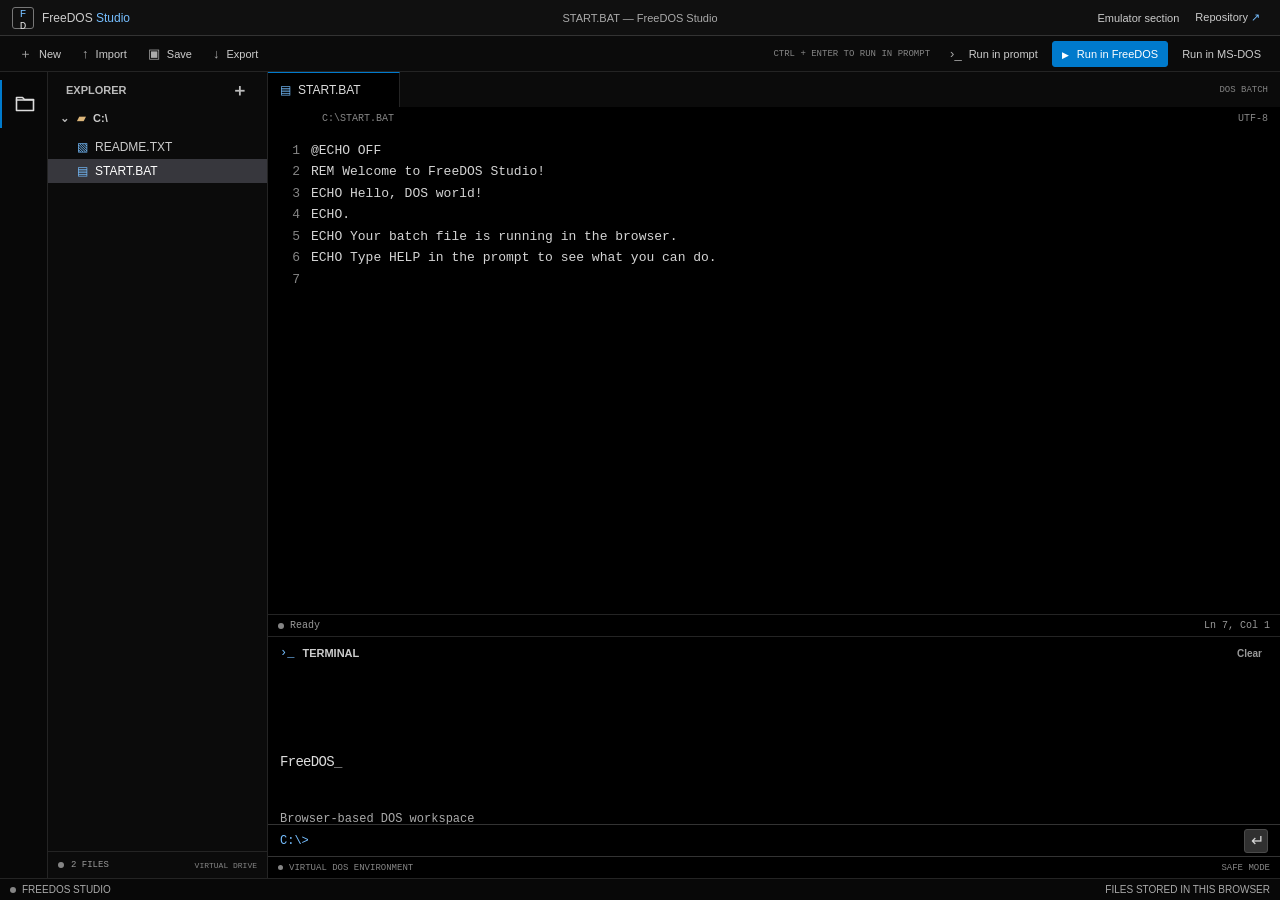
<file: index.html>
<!doctype html>
<html lang="en">
  <head>
    <meta charset="utf-8">
    <meta name="viewport" content="width=device-width, initial-scale=1">
    <meta name="theme-color" content="#1e1e1e">
    <meta name="description" content="A browser-based DOS batch file editor and virtual command prompt.">
    <title>FreeDOS Studio</title>
    <link rel="stylesheet" href="./styles.css">
    <script src="./assets/v86/build/libv86.js" defer></script>
    <script src="./freedos.js" defer></script>
    <script src="./app.js" defer></script>
  </head>
  <body>
    <header class="topbar">
      <div class="brand">
        <span class="brand-mark" aria-hidden="true">F<span>D</span></span>
        <span class="brand-name">FreeDOS <b>Studio</b></span>
      </div>
      <span class="window-title" id="window-title">START.BAT — FreeDOS Studio</span>
      <div class="topbar-right">
        <button class="github-link emulator-section-button" id="open-emulators" type="button">Emulator section</button>
        <a class="github-link" href="https://github.com/yourneighborhoodyapper5-hash/Batch-file-runner-online-no-virus-peak-free-all-use-freedos" target="_blank" rel="noreferrer">Repository <span aria-hidden="true">↗</span></a>
      </div>
    </header>

    <main>
      <section class="workbench" aria-label="DOS batch file IDE">
        <div class="toolbar">
          <div class="toolbar-group">
            <button class="tool-button" id="new-file" type="button" title="Create a new file"><span class="tool-icon">＋</span> New</button>
            <button class="tool-button" id="import-file" type="button" title="Import a .BAT or .CMD file"><span class="tool-icon">↑</span> Import</button>
            <input id="import-file-input" type="file" accept=".bat,.cmd,text/plain" hidden>
            <button class="tool-button" id="save-file" type="button" title="Save current file"><span class="tool-icon">▣</span> Save</button>
            <button class="tool-button" id="download-file" type="button" title="Download current file"><span class="tool-icon">↓</span> Export</button>
          </div>
          <div class="toolbar-group toolbar-right">
            <span class="shortcut-hint">CTRL + ENTER TO RUN IN PROMPT</span>
            <button class="tool-button" id="run-file" type="button" title="Run in the lightweight browser interpreter"><span class="tool-icon">›_</span> Run in prompt</button>
            <button class="run-button" id="run-freedos" type="button" title="Run this batch file in FreeDOS"><span aria-hidden="true">▶</span> Run in FreeDOS</button>
            <button class="tool-button" id="run-msdos" type="button" title="Run this batch file using assets/MS-DOS.img">Run in MS-DOS</button>
          </div>
        </div>

        <div class="workspace">
          <aside class="activity-bar" aria-label="Activity bar">
            <button id="toggle-explorer" class="activity-button active" type="button" aria-label="Toggle Explorer" aria-pressed="true" title="Toggle Explorer">
              <svg aria-hidden="true" viewBox="0 0 24 24" fill="none" stroke="currentColor" stroke-width="1.6" stroke-linecap="round" stroke-linejoin="round">
                <path d="M3.5 5.5h6l2 2h9v11h-17z"></path>
                <path d="M3.5 8h17"></path>
              </svg>
            </button>
          </aside>
          <aside class="explorer" aria-label="Virtual drive files">
            <div class="panel-heading"><span>EXPLORER</span><button id="new-file-small" type="button" aria-label="Create a new file" title="New file">＋</button></div>
            <div class="folder-label"><span aria-hidden="true">⌄</span> <span class="folder-icon">▰</span> C:\</div>
            <div id="file-list" class="file-list"></div>
            <div class="explorer-footer"><span class="drive-indicator"></span><span id="file-count">0 FILES</span><span class="drive-size">VIRTUAL DRIVE</span></div>
          </aside>

          <section class="editor-panel" aria-label="Code editor">
            <div class="editor-tabs">
              <div class="active-tab"><span class="file-type-icon">▤</span><span id="tab-name">START.BAT</span><span class="tab-unsaved" id="unsaved-marker" hidden>●</span></div>
              <span class="tab-spacer"></span>
              <span class="editor-mode" id="editor-mode">DOS BATCH</span>
            </div>
            <div class="editor-meta"><span id="file-path">C:\START.BAT</span><span>UTF-8</span></div>
            <div class="editor-wrap">
              <pre class="line-numbers" id="line-numbers" aria-hidden="true">1</pre>
              <textarea id="editor" aria-label="Batch file editor" spellcheck="false" autocapitalize="off" autocomplete="off" autocorrect="off"></textarea>
            </div>
            <div class="editor-status"><span><i></i> Ready</span><span id="cursor-position">Ln 1, Col 1</span></div>
          </section>

          <section class="terminal-panel" aria-label="DOS terminal">
            <div class="terminal-heading"><div><span class="terminal-icon">›_</span><span>TERMINAL</span></div><button id="clear-terminal" type="button" title="Clear terminal">Clear</button></div>
            <div class="terminal-screen" id="terminal-output" role="log" aria-live="polite">
              <div class="terminal-welcome">
                <div class="ascii-logo">FreeDOS<span>_</span></div>
                <div>Browser-based DOS workspace</div>
                <div class="terminal-muted">Type <b>HELP</b> for available commands.</div>
                <br>
              </div>
            </div>
            <form class="terminal-input-row" id="command-form">
              <label for="command-input"><span id="prompt-path">C:\&gt;</span></label>
              <input id="command-input" type="text" aria-label="Enter a DOS command" autocomplete="off" autocapitalize="off" spellcheck="false">
              <button type="submit" aria-label="Run command">↵</button>
            </form>
            <div class="terminal-footer"><span><i></i> VIRTUAL DOS ENVIRONMENT</span><span>SAFE MODE</span></div>
          </section>
        </div>
        <div class="statusbar"><span><i></i> FREEDOS STUDIO</span><span>FILES STORED IN THIS BROWSER</span></div>
      </section>

    </main>
    <dialog id="dos-dialog" class="dos-dialog" aria-labelledby="dos-dialog-title">
      <div class="dos-dialog-content">
        <div class="dos-dialog-heading">
          <div><span class="terminal-icon">›_</span><strong id="dos-dialog-title">FREEDOS EMULATOR</strong></div>
          <button id="close-dos" type="button" aria-label="Close emulator">CLOSE</button>
        </div>
        <section id="emulator-options" class="emulator-options" hidden aria-label="Emulator section">
          <h1>Emulator section</h1>
          <p>Choose an operating system. Windows 95 uses setup floppies you select and a persistent local hard disk.</p>
          <a class="game-library-link" href="./game-emulator/index.html">Open Game Library <span aria-hidden="true">→</span></a>
          <div class="emulator-controls">
            <label for="emulator-os">Operating system</label>
            <select id="emulator-os">
              <option value="msdos">MS-DOS</option>
              <option value="kolibri">KolibriOS</option>
              <option value="windows95">Windows 95</option>
            </select>
            <div id="windows95-media-options" class="windows95-media-options" hidden>
              <label for="windows95-floppies">Windows 95 setup floppy images</label>
              <input id="windows95-floppies" type="file" accept=".img,.ima,application/octet-stream" multiple>
              <output id="windows95-floppy-summary">No setup disks selected.</output>
            </div>
            <label for="emulator-image-name">Boot image or install disk</label>
            <output id="emulator-image-name">assets/MS-DOS.img</output>
            <button class="run-button" id="start-emulator" type="button">Start fullscreen emulator</button>
          </div>
          <p class="emulator-image-note">Extract any archive first, then select the raw .img files from your licensed Windows 95 setup media (Boot.img first). Windows 95 installs to a 256 MiB C: drive stored in this browser; clearing this site's browser data will erase it.</p>
        </section>
        <div id="dos-screen" class="dos-screen" aria-label="Emulator screen" hidden>
          <div class="dos-text"></div>
          <canvas hidden></canvas>
          <div id="windows95-floppy-controls" class="windows95-floppy-controls" hidden>
            <label for="windows95-active-floppy">Setup disk</label>
            <select id="windows95-active-floppy"></select>
            <button id="insert-windows95-floppy" type="button">Insert</button>
          </div>
        </div>
        <p id="dos-status" class="dos-status" role="status" aria-live="polite">Ready.</p>
        <p class="dos-note">Only the selected setup floppy and virtual disks are mounted; the emulator cannot access your other local files.</p>
      </div>
    </dialog>
  </body>
</html>
</file>
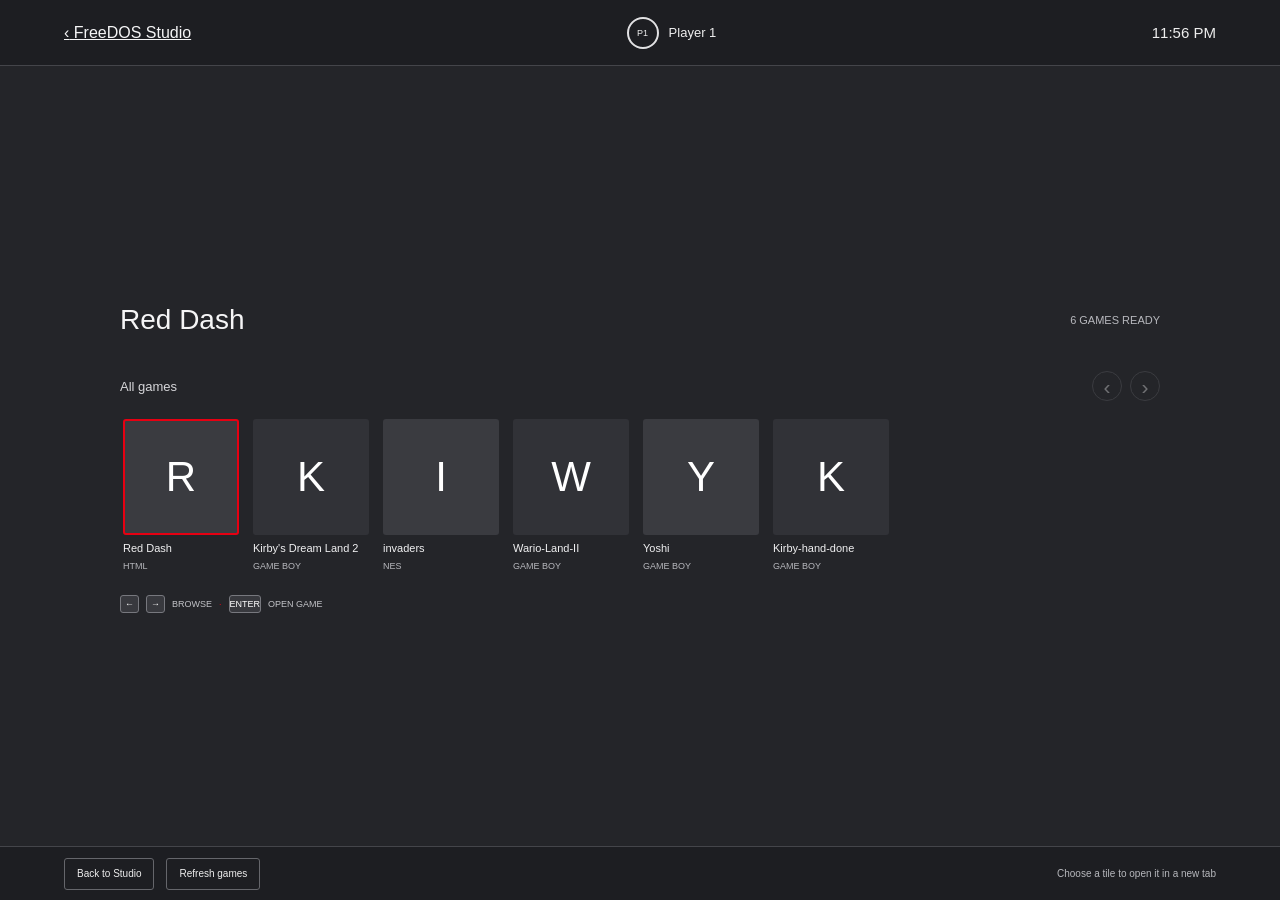
<file: game-emulator/index.html>
<!doctype html>
<html lang="en">
  <head>
    <meta charset="utf-8">
    <meta name="viewport" content="width=device-width, initial-scale=1">
    <meta name="theme-color" content="#090a0d">
    <meta name="description" content="Browse and play your browser game collection.">
    <title>Game Library — FreeDOS Studio</title>
    <link rel="stylesheet" href="./styles.css">
    <script type="module" src="./menu.js"></script>
  </head>
  <body class="home-page">
    <header class="home-status-bar">
      <a class="studio-link" href="../index.html"><span aria-hidden="true">‹</span> FreeDOS Studio</a>
      <div class="home-profile">
        <span class="profile-avatar" aria-hidden="true">P1</span>
        <span>Player 1</span>
      </div>
      <time id="system-time" class="system-time"></time>
    </header>

    <main class="home-main">
      <div class="library-heading">
        <h1 id="featured-title">Games</h1>
        <p id="library-status" class="library-status" role="status" aria-live="polite">Loading games…</p>
      </div>

      <section class="software-section" aria-label="Your games">
        <div class="software-heading">
          <h2>All games</h2>
          <div class="scroll-controls" aria-label="Scroll through games">
            <button id="scroll-left" type="button" aria-label="Scroll games left" disabled>‹</button>
            <button id="scroll-right" type="button" aria-label="Scroll games right" disabled>›</button>
          </div>
        </div>
        <div id="game-strip" class="game-strip" aria-label="Game tiles"></div>
        <p class="navigation-hint"><kbd>←</kbd><kbd>→</kbd> BROWSE <span>·</span> <kbd>ENTER</kbd> OPEN GAME</p>
      </section>
    </main>

    <footer class="home-footer">
      <a href="../index.html">Back to Studio</a>
      <button id="refresh-games" type="button">Refresh games</button>
      <span>Choose a tile to open it in a new tab</span>
    </footer>
  </body>
</html>
</file>
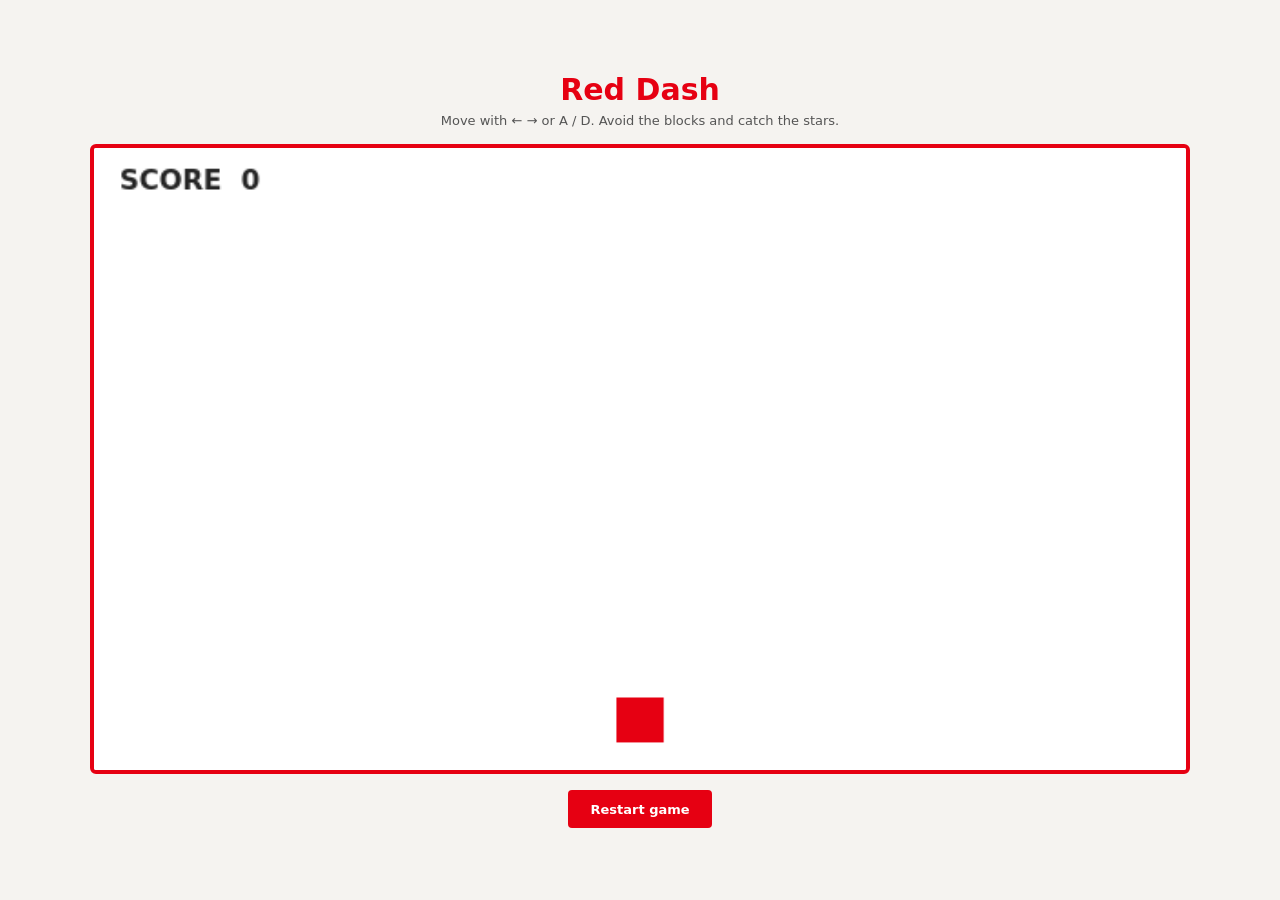
<file: assets/games/redrun/index.html>
<!doctype html>
<html lang="en">
  <head>
    <meta charset="utf-8">
    <meta name="viewport" content="width=device-width, initial-scale=1">
    <title>Red Dash</title>
    <style>
      * { box-sizing: border-box; }
      body {
        min-height: 100vh;
        display: grid;
        place-items: center;
        margin: 0;
        background: #f5f3f0;
        color: #242424;
        font: 16px system-ui, sans-serif;
      }
      main { width: min(100% - 24px, 1100px); text-align: center; }
      h1 { margin: 0 0 6px; color: #e60012; font-size: 30px; }
      p { margin: 0 0 16px; color: #555; font-size: 13px; }
      canvas {
        width: 100%;
        max-height: 70dvh;
        border: 4px solid #e60012;
        border-radius: 6px;
        background: #fff;
        touch-action: none;
      }
      button {
        min-height: 38px;
        margin-top: 12px;
        padding: 0 22px;
        border: 0;
        border-radius: 4px;
        background: #e60012;
        color: #fff;
        font: 700 13px system-ui, sans-serif;
        cursor: pointer;
      }
    </style>
  </head>
  <body>
    <main>
      <h1>Red Dash</h1>
      <p>Move with ← → or A / D. Avoid the blocks and catch the stars.</p>
      <canvas id="game" width="600" height="360" aria-label="Red Dash game"></canvas>
      <div><button id="start" type="button">Start game</button></div>
    </main>
    <script>
      const canvas = document.querySelector("#game");
      const context = canvas.getContext("2d");
      const startButton = document.querySelector("#start");
      const keys = new Set();
      let player;
      let objects;
      let score;
      let frame;
      let running = false;

      function reset() {
        player = { x: canvas.width / 2 - 13, y: canvas.height - 42, width: 26, height: 26 };
        objects = [];
        score = 0;
        frame = 0;
        running = true;
        startButton.textContent = "Restart game";
        draw();
      }

      function draw() {
        context.fillStyle = "#fff";
        context.fillRect(0, 0, canvas.width, canvas.height);
        context.fillStyle = "#e60012";
        context.fillRect(player.x, player.y, player.width, player.height);
        context.fillStyle = "#242424";
        context.font = "bold 15px system-ui";
        context.fillText(`SCORE  ${score}`, 14, 24);
        for (const object of objects) {
          context.fillStyle = object.star ? "#e6a700" : "#333";
          if (object.star) {
            context.beginPath();
            context.arc(object.x + 10, object.y + 10, 9, 0, Math.PI * 2);
            context.fill();
          } else {
            context.fillRect(object.x, object.y, 22, 22);
          }
        }
      }

      function tick() {
        if (!running) return;
        frame++;
        if (keys.has("ArrowLeft") || keys.has("a")) player.x -= 5;
        if (keys.has("ArrowRight") || keys.has("d")) player.x += 5;
        player.x = Math.max(0, Math.min(canvas.width - player.width, player.x));
        if (frame % 34 === 0) objects.push({
          x: Math.random() * (canvas.width - 22),
          y: -24,
          star: Math.random() < 0.22
        });
        for (const object of objects) object.y += 2.4 + Math.min(score / 50, 4);
        const hit = objects.find(object => object.x < player.x + player.width &&
          object.x + 22 > player.x && object.y < player.y + player.height &&
          object.y + 22 > player.y);
        if (hit?.star) {
          score++;
          objects = objects.filter(object => object !== hit);
        } else if (hit) {
          running = false;
          startButton.textContent = `Game over — ${score} points. Play again`;
        }
        if (running) {
          objects = objects.filter(object => object.y < canvas.height);
          draw();
          requestAnimationFrame(tick);
        }
      }

      window.addEventListener("keydown", event => {
        if (["ArrowLeft", "ArrowRight"].includes(event.key)) event.preventDefault();
        keys.add(event.key.toLowerCase());
      });
      window.addEventListener("keyup", event => keys.delete(event.key.toLowerCase()));
      startButton.addEventListener("click", () => { reset(); tick(); });
      reset();
      running = false;
    </script>
  </body>
</html>
</file>
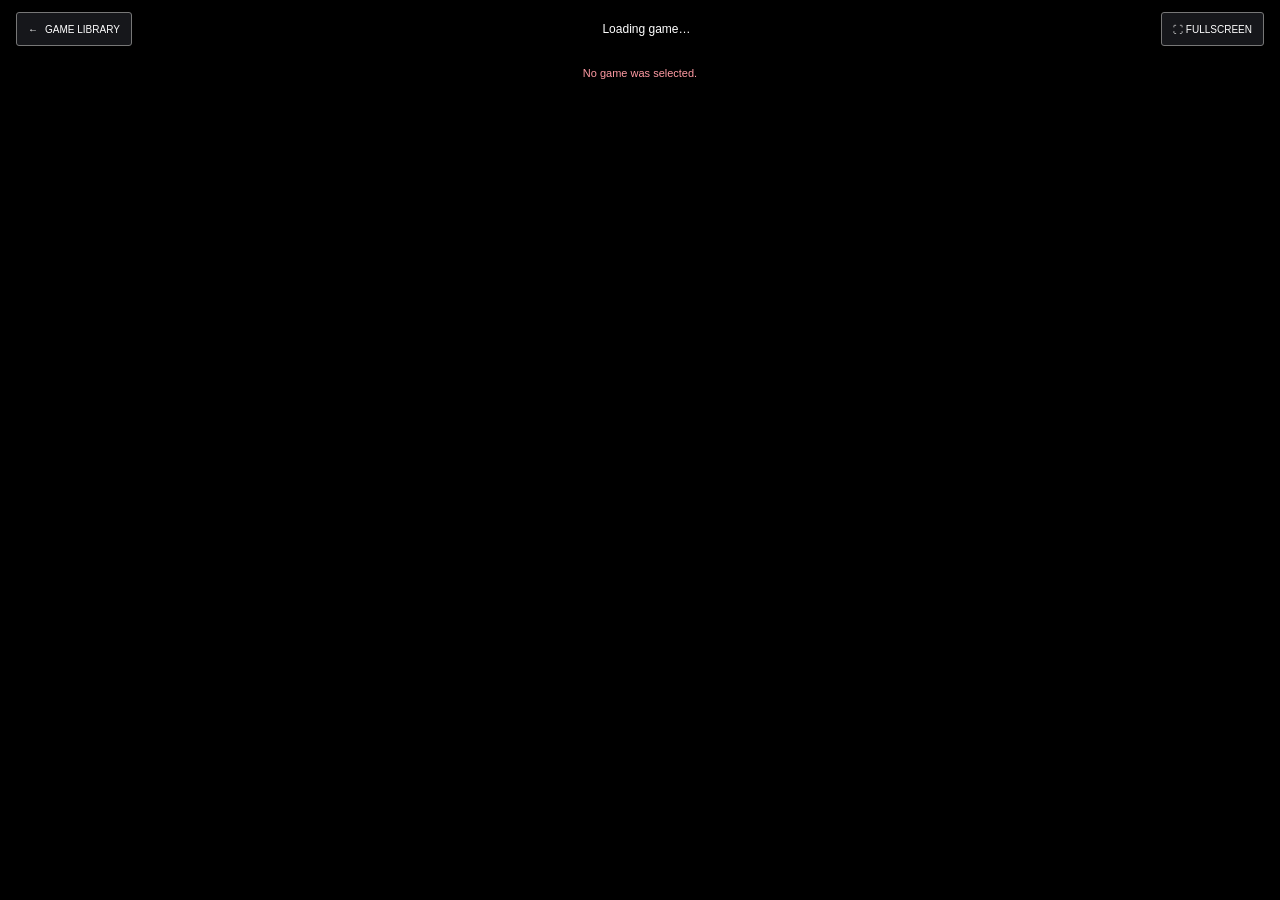
<file: game-emulator/play.html>
<!doctype html>
<html lang="en">
  <head>
    <meta charset="utf-8">
    <meta name="viewport" content="width=device-width, initial-scale=1">
    <meta name="theme-color" content="#090a0d">
    <title>Now Playing — FreeDOS Studio</title>
    <link rel="stylesheet" href="./styles.css">
    <script src="../assets/v86/build/libv86.js" defer></script>
    <script src="../freedos.js" defer></script>
    <script type="module" src="./player.js"></script>
  </head>
  <body class="player-page">
    <main id="game-stage" class="game-stage" aria-label="Game screen">
      <iframe id="html-player" class="html-player" title="HTML game" sandbox="allow-scripts allow-pointer-lock" allow="autoplay; fullscreen" allowfullscreen hidden></iframe>
      <div id="rom-player" class="rom-player" hidden></div>
      <iframe id="local-rom-player" class="local-rom-player" title="Local Game Boy emulator" sandbox="allow-scripts allow-same-origin allow-pointer-lock" allow="autoplay; fullscreen" allowfullscreen hidden></iframe>
      <div id="dos-player" class="dos-player" aria-label="DOS game screen" hidden>
        <div></div>
        <canvas hidden></canvas>
      </div>
      <header class="game-hud">
        <a class="game-back" href="./index.html"><span aria-hidden="true">←</span> GAME LIBRARY</a>
        <span id="player-title" class="player-title">Loading game…</span>
        <button id="fullscreen-button" class="fullscreen-button" type="button">⛶ FULLSCREEN</button>
      </header>
      <p id="player-status" class="player-status" role="status" aria-live="polite">Starting game…</p>
    </main>
  </body>
</html>
</file>
<file: styles.css>
:root {
  color-scheme: dark;
  --bg: #000;
  --surface: #0b0b0b;
  --surface-raised: #151515;
  --border: #242424;
  --muted: #858585;
  --text: #cccccc;
  --accent: #007acc;
  --mono: "SFMono-Regular", Consolas, "Liberation Mono", monospace;
  --sans: -apple-system, BlinkMacSystemFont, "Segoe UI", sans-serif;
}

* { box-sizing: border-box; }

body {
  width: 100%;
  height: 100dvh;
  min-width: 320px;
  margin: 0;
  overflow: hidden;
  background: var(--bg);
  color: var(--text);
  font-family: var(--sans);
}

button, input, textarea { font: inherit; }
button { color: inherit; }
button:focus-visible, a:focus-visible, [role="button"]:focus-visible, textarea:focus-visible, input:focus-visible {
  outline: 1px solid #007fd4;
  outline-offset: -1px;
}

.topbar {
  position: relative;
  height: 36px;
  display: flex;
  align-items: center;
  justify-content: space-between;
  padding: 0 12px;
  border-bottom: 1px solid #333;
  background: #101010;
  -webkit-app-region: drag;
}

.brand { display: flex; align-items: center; gap: 8px; color: inherit; text-decoration: none; }
.brand-mark {
  width: 22px;
  height: 22px;
  display: grid;
  place-items: center;
  border: 1px solid #777;
  border-radius: 3px;
  color: #75beff;
  font: 500 11px var(--mono);
  letter-spacing: -2px;
  padding-right: 2px;
}
.brand-mark span { color: #ddd; }
.brand-name { font-size: 12px; font-weight: 500; }
.brand-name b { color: #75beff; font-weight: 500; }
.window-title {
  position: absolute;
  left: 50%;
  max-width: 45vw;
  overflow: hidden;
  color: #aaa;
  text-overflow: ellipsis;
  white-space: nowrap;
  transform: translateX(-50%);
  font-size: 11px;
}
.topbar-right { display: flex; align-items: center; color: var(--muted); }
.github-link {
  padding: 5px 8px;
  border-radius: 3px;
  color: #ccc;
  text-decoration: none;
  font-size: 11px;
  -webkit-app-region: no-drag;
}
.emulator-section-button { border: 0; background: transparent; cursor: pointer; }
.github-link:hover { background: #454545; }
.github-link span { color: #75beff; }

main { width: 100%; height: calc(100dvh - 36px); }
.workbench {
  width: 100%;
  height: 100%;
  display: flex;
  flex-direction: column;
  overflow: hidden;
  background: var(--bg);
}

.toolbar {
  min-height: 36px;
  display: flex;
  align-items: center;
  justify-content: space-between;
  gap: 8px;
  padding: 0 10px;
  border-bottom: 1px solid var(--border);
  background: var(--surface);
}
.toolbar-group { display: flex; align-items: center; gap: 3px; }
.tool-button {
  min-height: 26px;
  padding: 4px 8px;
  border: 1px solid transparent;
  border-radius: 3px;
  background: transparent;
  color: #ccc;
  font-size: 11px;
  cursor: pointer;
}
.tool-button:hover { background: #37373d; color: #fff; }
.tool-icon { margin-right: 4px; color: #aaa; font-size: 13px; }
.shortcut-hint { margin-right: 6px; color: #858585; font: 9px var(--mono); }
.run-button {
  min-height: 26px;
  padding: 4px 9px;
  border: 1px solid #007acc;
  border-radius: 3px;
  background: #007acc;
  color: #fff;
  font-size: 11px;
  cursor: pointer;
}
.run-button:hover { background: #168ad2; border-color: #168ad2; }
.run-button span { margin-right: 5px; font-size: 9px; }
.toolbar-right { gap: 5px; }

.workspace {
  flex: 1;
  min-height: 0;
  display: grid;
  grid-template-columns: 48px 220px minmax(0, 1fr);
  grid-template-rows: minmax(0, 1fr) minmax(120px, 30%);
}
.workspace.explorer-collapsed { grid-template-columns: 48px 0 minmax(0, 1fr); }
.activity-bar {
  grid-column: 1;
  grid-row: 1 / 3;
  display: flex;
  flex-direction: column;
  align-items: center;
  gap: 8px;
  padding-top: 8px;
  border-right: 1px solid var(--border);
  background: #080808;
}
.activity-button {
  width: 48px;
  height: 48px;
  display: grid;
  place-items: center;
  border: 0;
  border-left: 2px solid transparent;
  background: transparent;
  color: #858585;
  cursor: pointer;
}
.activity-button:hover { color: #ddd; }
.activity-button.active { border-left-color: #007acc; color: #ddd; }
.activity-button svg { width: 24px; height: 24px; }
.explorer {
  grid-column: 2;
  grid-row: 1 / 3;
  display: flex;
  flex-direction: column;
  min-width: 0;
  border-right: 1px solid var(--border);
  background: var(--surface);
}
.explorer-collapsed .explorer { visibility: hidden; }
.panel-heading {
  height: 35px;
  flex: 0 0 35px;
  display: flex;
  align-items: center;
  justify-content: space-between;
  padding: 0 18px;
  color: #bbb;
  font-size: 11px;
  font-weight: 600;
}
.panel-heading button {
  width: 24px;
  height: 24px;
  border: 0;
  border-radius: 3px;
  background: transparent;
  color: #bbb;
  font-size: 17px;
  cursor: pointer;
}
.panel-heading button:hover { background: #37373d; color: #fff; }
.folder-label {
  min-height: 27px;
  padding: 5px 12px;
  color: #ccc;
  font-size: 11px;
  font-weight: 600;
}
.folder-label > span:first-child { margin-right: 5px; color: #bbb; }
.folder-icon { margin-right: 5px; color: #dcb67a; }
.file-list { min-height: 0; overflow: auto; padding: 1px 0; }
.file-row {
  width: 100%;
  min-height: 24px;
  display: flex;
  align-items: center;
  gap: 7px;
  padding: 3px 8px 3px 29px;
  border: 0;
  background: transparent;
  color: #ccc;
  text-align: left;
  font: 12px var(--sans);
  cursor: pointer;
}
.file-row:hover { background: #2a2d2e; }
.file-row.selected { background: #37373d; color: #fff; }
.file-row .row-file-icon { color: #75beff; font-size: 12px; }
.file-row .delete-file {
  margin-left: auto;
  padding: 1px 5px;
  border: 0;
  background: none;
  color: #ccc;
  opacity: 0;
  cursor: pointer;
}
.file-row:hover .delete-file, .delete-file:focus-visible { opacity: 1; }
.explorer-footer {
  min-height: 27px;
  display: flex;
  align-items: center;
  gap: 7px;
  margin-top: auto;
  padding: 0 10px;
  border-top: 1px solid var(--border);
  color: #999;
  font: 9px var(--mono);
}
.drive-indicator { width: 6px; height: 6px; display: inline-block; border-radius: 50%; background: #858585; }
.drive-size { margin-left: auto; color: #858585; font-size: 8px; }

.editor-panel {
  grid-column: 3;
  grid-row: 1;
  display: flex;
  flex-direction: column;
  min-width: 0;
  min-height: 0;
  background: var(--bg);
}
.editor-tabs {
  height: 35px;
  flex: 0 0 35px;
  display: flex;
  align-items: stretch;
  background: var(--surface);
}
.active-tab {
  display: flex;
  align-items: center;
  gap: 7px;
  min-width: 132px;
  max-width: 240px;
  padding: 0 12px;
  border-top: 1px solid var(--accent);
  border-right: 1px solid var(--border);
  background: var(--bg);
  color: #ddd;
  font-size: 12px;
}
.file-type-icon { color: #75beff; }
.tab-unsaved { color: #e5ba68; font-size: 8px; }
.tab-spacer { flex: 1; }
.editor-mode { align-self: center; margin-right: 12px; color: #858585; font: 9px var(--mono); }
.editor-meta {
  min-height: 25px;
  display: flex;
  justify-content: space-between;
  padding: 6px 12px 0 54px;
  color: #858585;
  font: 10px var(--mono);
}
.editor-wrap { flex: 1; min-height: 0; display: flex; overflow: auto; padding-top: 8px; }
.line-numbers {
  min-width: 43px;
  margin: 0;
  padding: 0 11px 0 0;
  color: #858585;
  text-align: right;
  white-space: pre;
  font: 13px/1.65 var(--mono);
  user-select: none;
}
#editor {
  flex: 1;
  width: 100%;
  min-width: 0;
  min-height: 100%;
  resize: none;
  padding: 0 12px 12px 0;
  border: 0;
  outline: 0;
  background: transparent;
  color: #d4d4d4;
  tab-size: 4;
  white-space: pre;
  overflow-wrap: normal;
  overflow: auto;
  font: 13px/1.65 var(--mono);
}
.editor-status {
  min-height: 22px;
  display: flex;
  align-items: center;
  justify-content: space-between;
  padding: 0 10px;
  border-top: 1px solid var(--border);
  color: #999;
  font: 10px var(--mono);
}
.editor-status > span:first-child { display: flex; align-items: center; gap: 6px; }
.editor-status i { width: 6px; height: 6px; display: inline-block; border-radius: 50%; background: #858585; }

.terminal-panel {
  grid-column: 3;
  grid-row: 2;
  min-height: 0;
  display: flex;
  flex-direction: column;
  min-width: 0;
  border-top: 1px solid var(--border);
  background: var(--bg);
}
.terminal-heading {
  height: 32px;
  flex: 0 0 32px;
  display: flex;
  align-items: center;
  justify-content: space-between;
  padding: 0 12px;
  color: #ccc;
  font-size: 11px;
  font-weight: 600;
}
.terminal-heading > div { display: flex; align-items: center; gap: 8px; }
.terminal-icon { color: #75beff; font: 12px var(--mono); }
.terminal-heading button {
  padding: 4px 6px;
  border: 0;
  border-radius: 3px;
  background: transparent;
  color: #999;
  font-size: 10px;
  cursor: pointer;
}
.terminal-heading button:hover { background: #37373d; color: #ddd; }
.terminal-screen {
  flex: 1;
  min-height: 0;
  overflow: auto;
  padding: 8px 12px;
  color: #d4d4d4;
  font: 12px/1.55 var(--mono);
  white-space: pre-wrap;
  overflow-wrap: anywhere;
}
.ascii-logo { color: #ddd; font-size: 14px; font-weight: 500; letter-spacing: -.05em; }
.ascii-logo span { color: #999; }
.terminal-welcome { color: #aaa; }
.terminal-muted { color: #858585; }
.terminal-muted b { color: #bbb; font-weight: 400; }
.terminal-line { min-height: 18px; }
.terminal-line .line-prompt { color: #75beff; }
.terminal-line.error { color: #f48771; }
.terminal-line.success { color: #d4d4d4; }
.terminal-input-row {
  min-height: 32px;
  display: flex;
  align-items: center;
  gap: 8px;
  padding: 0 12px;
  border-top: 1px solid #333;
}
.terminal-input-row label { color: #75beff; white-space: nowrap; font: 12px var(--mono); }
.terminal-input-row input { flex: 1; min-width: 0; border: 0; outline: 0; background: transparent; color: #d4d4d4; font: 12px var(--mono); }
.terminal-input-row button {
  width: 24px;
  height: 24px;
  border: 1px solid #4a4a4a;
  border-radius: 3px;
  background: #303030;
  color: #d4d4d4;
  cursor: pointer;
}
.terminal-input-row button:hover { background: #414141; }
.terminal-footer {
  min-height: 22px;
  display: flex;
  align-items: center;
  justify-content: space-between;
  padding: 0 10px;
  border-top: 1px solid #333;
  color: #858585;
  font: 9px var(--mono);
}
.terminal-footer > span:first-child { display: flex; align-items: center; gap: 6px; }
.terminal-footer i { width: 5px; height: 5px; display: inline-block; border-radius: 50%; background: #858585; }

.statusbar {
  min-height: 22px;
  display: flex;
  align-items: center;
  justify-content: space-between;
  padding: 0 10px;
  background: #080808;
  color: #aaa;
  border-top: 1px solid var(--border);
  font: 10px var(--sans);
}
.statusbar > span:first-child { display: flex; align-items: center; gap: 6px; }
.statusbar i { width: 6px; height: 6px; display: inline-block; border-radius: 50%; background: #858585; }
.statusbar b { padding: 0 4px; color: #858585; }

.dos-dialog {
  width: min(1000px, calc(100% - 28px));
  max-width: none;
  max-height: calc(100dvh - 24px);
  overflow: auto;
  padding: 0;
  border: 1px solid #484848;
  border-radius: 4px;
  background: var(--bg);
  color: var(--text);
  box-shadow: 0 24px 80px rgba(0,0,0,.65);
}
.dos-dialog::backdrop { background: rgba(0,0,0,.76); backdrop-filter: blur(3px); }
.dos-dialog-content { padding: 12px; }
.dos-dialog-heading { height: 34px; display: flex; align-items: center; justify-content: space-between; color: #bdbdbd; font: 10px var(--mono); }
.dos-dialog-heading > div { display: flex; align-items: center; gap: 8px; }
.dos-dialog-heading strong { font-weight: 400; }
.dos-dialog-heading button { padding: 5px 8px; border: 1px solid #484848; border-radius: 3px; background: #303030; color: #c5c5c5; font: 9px var(--mono); cursor: pointer; }
.dos-screen { position: relative; min-height: min(360px, 55dvh); max-height: 60dvh; display: grid; place-items: center; overflow: auto; padding: 12px; background: #000; color: #d4d4d4; }
.dos-screen > .dos-text { min-width: 100%; white-space: pre; font: 14px/14px var(--mono); }
.dos-screen canvas { max-width: 100%; max-height: 100%; height: auto; image-rendering: pixelated; }
.dos-screen .windows95-floppy-controls { position: absolute; z-index: 1; top: 12px; right: 12px; display: flex; align-items: center; gap: 8px; padding: 8px; border: 1px solid #484848; border-radius: 3px; background: rgba(21, 21, 21, .94); font: 10px var(--mono); }
.windows95-floppy-controls[hidden], .windows95-media-options[hidden] { display: none; }
.windows95-floppy-controls select, .windows95-floppy-controls button { max-width: min(240px, 35vw); padding: 5px 7px; border: 1px solid #484848; border-radius: 3px; background: #252525; color: #ddd; font: inherit; }
.dos-status { margin: 10px 0 4px; color: #75beff; font: 10px var(--mono); }
.dos-note { margin: 0; color: #999; font-size: 10px; }
.dos-screen[hidden], .emulator-options[hidden] { display: none; }
.emulator-options { padding: 18px 12px; }
.emulator-options h1 { margin: 0 0 8px; color: #ddd; font-size: 18px; font-weight: 500; }
.emulator-options p { max-width: 680px; color: #aaa; font-size: 12px; line-height: 1.5; }
.emulator-controls { max-width: 480px; display: grid; grid-template-columns: 1fr; gap: 8px; margin-top: 20px; }
.emulator-controls label { color: #bdbdbd; font: 10px var(--mono); }
.emulator-controls select, .emulator-controls output {
  width: 100%;
  min-height: 34px;
  padding: 6px 8px;
  border: 1px solid #484848;
  border-radius: 3px;
  background: #151515;
  color: #ddd;
  font-size: 12px;
}
.windows95-media-options { display: grid; gap: 8px; }
.windows95-media-options input { max-width: 100%; color: #bdbdbd; font-size: 11px; }
.emulator-controls output { overflow-wrap: anywhere; }
.emulator-controls .run-button { justify-self: start; margin-top: 8px; }
.run-button:disabled { border-color: #444; background: #333; color: #858585; cursor: not-allowed; }
.emulator-options .emulator-image-note { margin-top: 22px; color: #858585; font-size: 11px; }
.game-library-link {
  display: inline-flex;
  align-items: center;
  min-height: 38px;
  margin: 8px 0 12px;
  padding: 0 14px;
  border: 0;
  border-radius: 4px;
  background: #e60012;
  color: #fff;
  font-size: 12px;
  font-weight: 600;
  text-decoration: none;
}
.game-library-link:hover { background: #c90010; }
.game-library-link span { margin-left: 12px; }
.dos-screen:fullscreen {
  position: fixed;
  inset: 0;
  width: 100vw;
  height: 100dvh;
  min-height: 0;
  max-width: none;
  max-height: none;
  margin: 0;
  padding: 0;
  border: 0;
  border-radius: 0;
  overflow: hidden;
}
.dos-screen:fullscreen canvas { width: 100%; height: 100%; max-width: none; max-height: none; object-fit: fill; }
.dos-screen:fullscreen .windows95-floppy-controls { position: fixed; }

@media (max-width: 760px) {
  .workspace { grid-template-columns: 44px 165px minmax(0, 1fr); }
  .workspace.explorer-collapsed { grid-template-columns: 44px 0 minmax(0, 1fr); }
  .activity-button { width: 44px; }
  .toolbar { padding: 0 5px; }
  .tool-button { padding: 4px 6px; font-size: 10px; }
  .toolbar-group { gap: 0; }
  .shortcut-hint { display: none; }
}
@media (max-width: 540px) {
  .topbar { padding: 0 8px; }
  .window-title { display: none; }
  .github-link { font-size: 10px; }
  .toolbar { min-height: 64px; flex-wrap: wrap; justify-content: center; gap: 0; padding: 3px; }
  .toolbar-group { flex-wrap: wrap; justify-content: center; }
  .workspace { grid-template-columns: 40px 115px minmax(0, 1fr); grid-template-rows: minmax(0, 1fr) minmax(110px, 34%); }
  .workspace.explorer-collapsed { grid-template-columns: 40px 0 minmax(0, 1fr); }
  .activity-button { width: 40px; }
  .panel-heading { padding: 0 8px; }
  .file-row { padding-left: 8px; font-size: 10px; }
  .drive-size { display: none; }
  .editor-meta { padding-left: 46px; font-size: 9px; }
  .editor-mode { display: none; }
  .active-tab { min-width: 0; flex: 1; }
  .dos-screen { min-height: 280px; padding: 8px; }
}
@media (hover: none) {
  .file-row .delete-file { opacity: 1; }
}
</file>
<file: game-emulator/styles.css>
:root {
  color-scheme: dark;
  --screen: #242529;
  --surface: #191a1e;
  --line: #44454a;
  --red: #e60012;
  --text: #f5f5f6;
  --muted: #b7b8bd;
  font-family: "Segoe UI", Arial, sans-serif;
}

* { box-sizing: border-box; }
html, body { width: 100%; min-width: 320px; min-height: 100%; margin: 0; }
body { background: var(--screen); color: var(--text); }
a { color: inherit; }
button { color: inherit; font: inherit; }
button:focus-visible, a:focus-visible { outline: 2px solid #fff; outline-offset: 3px; }

.home-page { min-height: 100dvh; display: flex; flex-direction: column; }
.home-status-bar {
  min-height: 66px;
  display: flex;
  align-items: center;
  justify-content: space-between;
  padding: 0 clamp(18px, 5vw, 64px);
  border-bottom: 1px solid var(--line);
  background: #1d1e22;
}
.home-profile { display: flex; align-items: center; gap: 10px; color: #eee; font-size: 13px; }
.profile-avatar { width: 32px; height: 32px; display: grid; place-items: center; border: 2px solid #e1e1e3; border-radius: 50%; font-size: 9px; }
.system-time { color: #eee; font-size: 15px; font-variant-numeric: tabular-nums; }

.home-main { width: min(100% - 48px, 1040px); flex: 1; display: flex; flex-direction: column; justify-content: center; margin: 0 auto; padding: 36px 0; }
.library-heading { min-height: 42px; display: flex; align-items: center; justify-content: space-between; gap: 20px; }
.library-heading h1 { margin: 0; overflow: hidden; font-size: clamp(20px, 3vw, 28px); font-weight: 400; text-overflow: ellipsis; white-space: nowrap; }
.library-status { margin: 0; color: var(--muted); font-size: 11px; text-align: right; }
.software-section { margin-top: 30px; }
.software-heading { display: flex; align-items: center; justify-content: space-between; margin-bottom: 12px; }
.software-heading h2 { margin: 0; color: #d7d7da; font-size: 13px; font-weight: 500; }
.scroll-controls { display: flex; gap: 8px; }
.scroll-controls button {
  width: 30px;
  height: 30px;
  border: 1px solid #66676c;
  border-radius: 50%;
  background: transparent;
  color: #fff;
  font-size: 21px;
  line-height: 1;
  cursor: pointer;
}
.scroll-controls button:hover:not(:disabled) { border-color: #fff; background: #38393e; }
.scroll-controls button:disabled { opacity: .35; cursor: default; }
.game-strip {
  display: flex;
  gap: 14px;
  overflow-x: auto;
  padding: 6px 3px 12px;
  overscroll-behavior-x: contain;
  scroll-behavior: smooth;
  scroll-snap-type: x mandatory;
  scrollbar-color: #777 #33343a;
}
.game-tile {
  width: 116px;
  flex: 0 0 116px;
  display: flex;
  flex-direction: column;
  gap: 7px;
  scroll-snap-align: start;
  text-decoration: none;
}
.game-tile-art {
  width: 116px;
  height: 116px;
  display: grid;
  place-items: center;
  overflow: hidden;
  border: 2px solid transparent;
  border-radius: 3px;
  background: #3a3b40;
  color: #fff;
  font-size: 42px;
  font-weight: 500;
}
.game-tile:nth-child(even) .game-tile-art { background: #313237; }
.game-tile-art img { width: 100%; height: 100%; object-fit: cover; }
.game-tile:hover .game-tile-art,
.game-tile.selected .game-tile-art,
.game-tile:focus-visible .game-tile-art { border-color: var(--red); }
.game-tile-label { overflow: hidden; color: #f1f1f2; font-size: 11px; text-overflow: ellipsis; white-space: nowrap; }
.game-tile-system { color: #b7b8bd; font-size: 9px; }
.navigation-hint { display: flex; align-items: center; gap: 7px; margin: 12px 0 0; color: #c3c4c8; font-size: 9px; }
kbd { min-width: 19px; height: 18px; display: inline-grid; place-items: center; border: 1px solid #77787e; border-radius: 3px; background: #38393e; color: #fff; font: inherit; }
.navigation-hint span { color: var(--red); }
.home-footer {
  min-height: 54px;
  display: flex;
  align-items: center;
  gap: 12px;
  padding: 0 clamp(18px, 5vw, 64px);
  border-top: 1px solid var(--line);
  background: #1d1e22;
}
.home-footer a, .home-footer button {
  min-height: 32px;
  display: inline-flex;
  align-items: center;
  padding: 0 12px;
  border: 1px solid #65666b;
  border-radius: 3px;
  background: transparent;
  color: #eee;
  font-size: 10px;
  text-decoration: none;
  cursor: pointer;
}
.home-footer a:hover, .home-footer button:hover { border-color: #fff; }
.home-footer span { margin-left: auto; color: var(--muted); font-size: 10px; }

.player-page { height: 100dvh; overflow: hidden; background: #000; }
.game-stage { position: fixed; inset: 0; display: grid; place-items: center; overflow: hidden; background: #000; }
.game-stage:fullscreen { width: 100vw; height: 100dvh; }
.html-player { width: 100%; height: 100%; border: 0; background: #000; }
.rom-player { width: 100%; height: 100%; }
.local-rom-player { width: 100%; height: 100%; border: 0; background: #031921; }
.rom-player > div { margin: 0 auto; }
.dos-player { width: 100%; height: 100%; min-height: 0; max-height: none; display: grid; place-items: center; padding: 0; }
.dos-player > div { min-width: 100%; overflow: auto; color: #ddd; white-space: pre; font: 14px/14px ui-monospace, SFMono-Regular, Consolas, monospace; }
.dos-player canvas { width: 100%; height: 100%; max-width: none; max-height: none; object-fit: contain; }
.game-hud { position: absolute; inset: 0 0 auto; z-index: 20; display: flex; align-items: center; justify-content: space-between; gap: 12px; padding: 12px 16px; background: linear-gradient(#000b, transparent); pointer-events: none; }
.game-hud a, .game-hud button { pointer-events: auto; }
.game-back, .fullscreen-button {
  min-height: 34px;
  display: inline-flex;
  align-items: center;
  justify-content: center;
  gap: 7px;
  padding: 0 11px;
  border: 1px solid #777;
  border-radius: 3px;
  background: rgba(25,26,30,.9);
  color: #fff;
  font-size: 10px;
  text-decoration: none;
  cursor: pointer;
}
.game-back:hover, .fullscreen-button:hover { border-color: #fff; }
.player-title { flex: 1; overflow: hidden; color: #fff; font-size: 12px; text-align: center; text-overflow: ellipsis; white-space: nowrap; }
.player-status { position: absolute; top: 60px; left: 50%; max-width: min(90vw, 650px); margin: 0; padding: 7px 10px; border-radius: 3px; background: rgba(0,0,0,.75); color: #eee; font-size: 11px; text-align: center; transform: translateX(-50%); }
.player-status:empty { display: none; }
.player-error .player-status { color: #ff9aa3; }
.player-page [hidden] { display: none !important; }

@media (max-width: 560px) {
  .home-status-bar { min-height: 56px; padding: 0 15px; }
  .home-main { width: calc(100% - 30px); justify-content: flex-start; padding-top: 12vh; }
  .library-heading { align-items: flex-start; flex-direction: column; gap: 7px; }
  .library-status { text-align: left; }
  .software-section { margin-top: 22px; }
  .game-tile, .game-tile-art { width: 28vw; }
  .game-tile { flex-basis: 28vw; }
  .game-tile-art { height: 28vw; }
  .home-footer { gap: 7px; padding: 0 10px; }
  .home-footer a, .home-footer button { padding: 0 8px; font-size: 9px; }
  .home-footer span { font-size: 8px; text-align: right; }
  .game-hud { gap: 6px; padding: 8px; }
  .game-back, .fullscreen-button { padding: 0 8px; font-size: 9px; }
}

@media (prefers-reduced-motion: reduce) {
  *, *::before, *::after { scroll-behavior: auto !important; }
}
</file>
